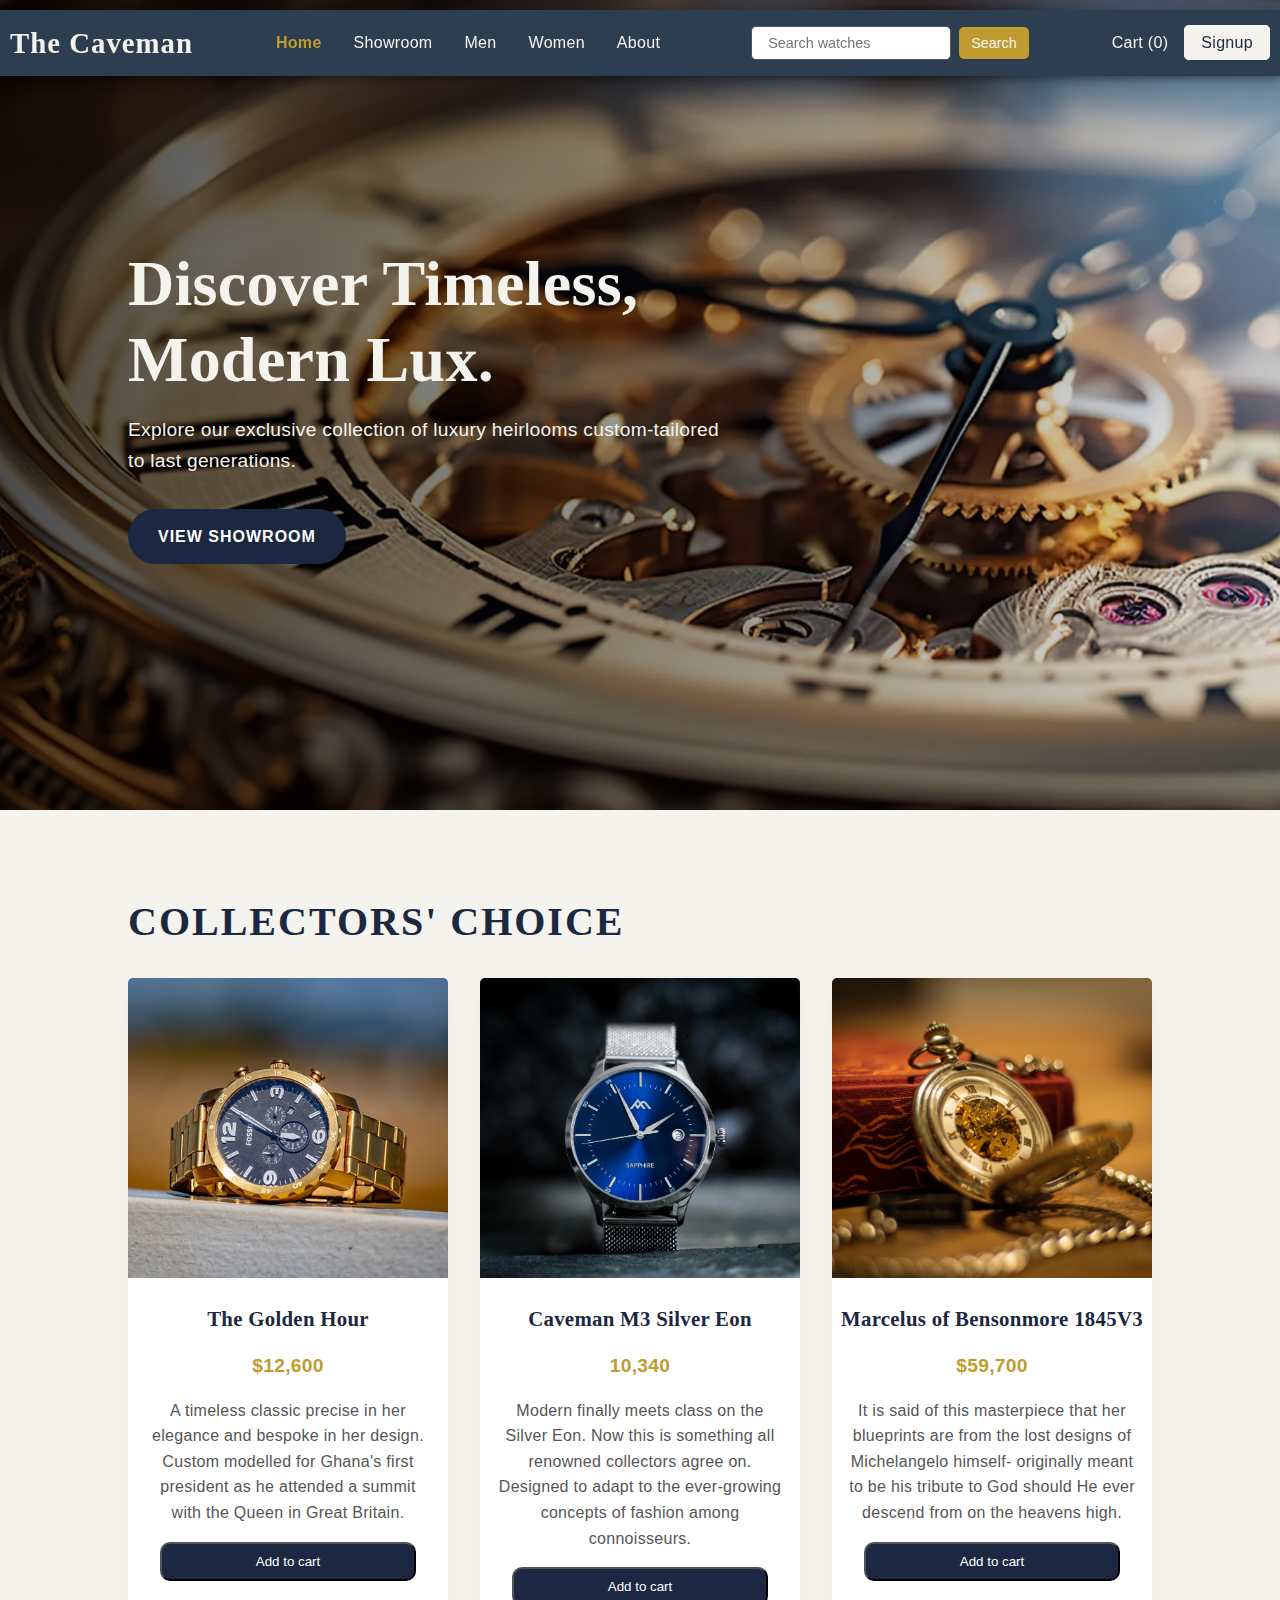
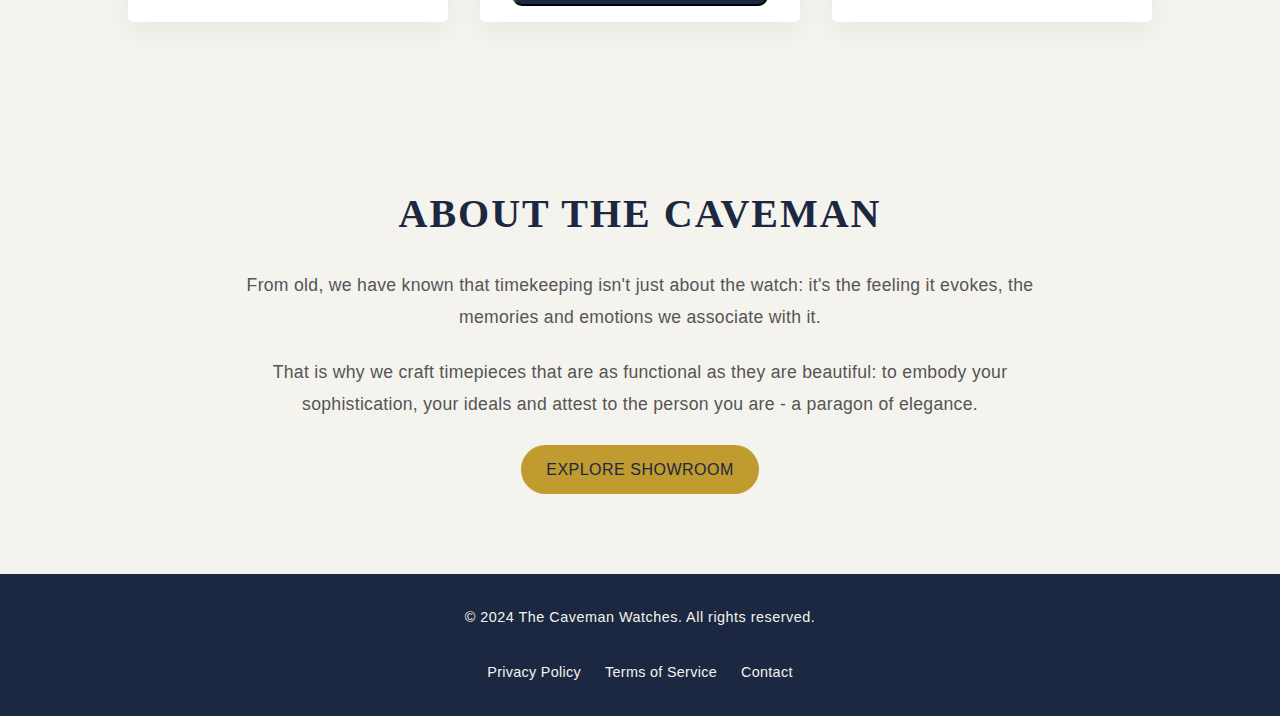
<file: index.html>
<!DOCTYPE html>

<html lang="en">

<head>
    <meta charset="UTF-8">
    <meta name="viewport" content="width=device-width, initial-scale=1">
    <meta name="description" content="Luxury Watch Store - Timeless Elegance and Precision Craftsmanship">
    <meta name="keywords" content="watch, watches, luxury, bespoke, heirloom, premium, elegance, expensive, class">
    <meta name="author" content="Marc Banson">

    <link rel="shortcut icon" href="favicon.ico" type="image/x-icon">
    <link rel="stylesheet" href="css/index.css">
    <link rel="preload" href="/js/index.js" as="script">

    <title>The Caveman - Luxury Timepieces</title>

</head>

<body>

<!-- Header Section -->
<header class="header" role="banner">

    <div class="header-container">

        <div class="logo" aria-label="The Caveman Watches">
            <a href="#" aria-current="page">The Caveman</a>
        </div>

        <nav class="nav" role="navigation" aria-label="Main Navigation">
            <ul class="nav-list">
                <li><a href="#" aria-current="page">Home</a></li>
                <li><a href="pages/products.html" class="showroom-page">Showroom</a></li>
                <li><a href="#" class="men-category-page">Men</a></li>
                <li><a href="#" class="women-category-page">Women</a></li>
                <li><a href="#" class="about-page">About</a></li>
            </ul>
        </nav>

        <form class="search-box" role="search">
            <label for="site-search" class="visually-hidden"></label>
            <input
                    type="search"
                    id="site-search"
                    placeholder="Search watches"
                    aria-label="Search through site content"
            >
            <button type="submit" aria-label="Search">Search</button>
        </form>

        <div class="user-container">
            <div class="cart-container">
                <a href="pages/cart.html" aria-label="View Shopping Cart">
                    Cart (<span id="cart-item-count">0</span>)
                </a>
            </div>

            <div class="auth-user">
                <a href="#signup" class="signup-link">Signup</a>
            </div>
        </div>

    </div>

</header>

<main class="main">

    <!-- Hero Section -->
    <section class="hero" aria-labelledby="hero-title">

        <div class="hero-container">

            <div class="hero-content">
                <h1 id="hero-title" class="hero-title">
                    Discover Timeless, Modern Lux.
                </h1>
                <p class="hero-description">
                    Explore our exclusive collection of luxury heirlooms
                    custom-tailored to last generations.
                </p>
                <a href="pages/products.html" class="btn btn-primary" aria-label="View Product Showroom">
                    View Showroom
                </a>
            </div>

        </div>

    </section>

    <!-- Product Section -->
    <section id="products" class="products">

        <div class="product-container">
            <h2 class="section-title">Collectors' Choice</h2>

            <div id="product-list" class="product-list">

                <!-- Product items will be dynamically added here -->

            </div>

        </div>

    </section>

    <!-- About Section -->
    <section id="about" class="about">

        <div class="about-container">
            <h2 class="section-title">About The Caveman</h2>

            <p>
                From old, we have known that timekeeping isn't just about the watch:
                it's the feeling it evokes, the memories and emotions we associate with it.
            </p>

            <p>
                That is why we craft timepieces that are as functional as they are beautiful:
                to embody your sophistication, your ideals and attest to the person you are -
                a paragon of elegance.
            </p>

            <div class="cta-btn">
                <a href="pages/products.html" class="btn btn-primary">Explore Showroom</a>
            </div>
        </div>

    </section>

</main>

<footer class="footer">

    <div class="footer-content">
        <p>&copy; 2024 The Caveman Watches. All rights reserved.</p>

        <nav class="footer-nav" aria-label="Footer Navigation">
            <a href="#privacy">Privacy Policy</a>
            <a href="#terms">Terms of Service</a>
            <a href="#contact">Contact</a>
        </nav>
    </div>

</footer>

<script src="js/index.js" type="module"></script>
</body>
</html>
</file>
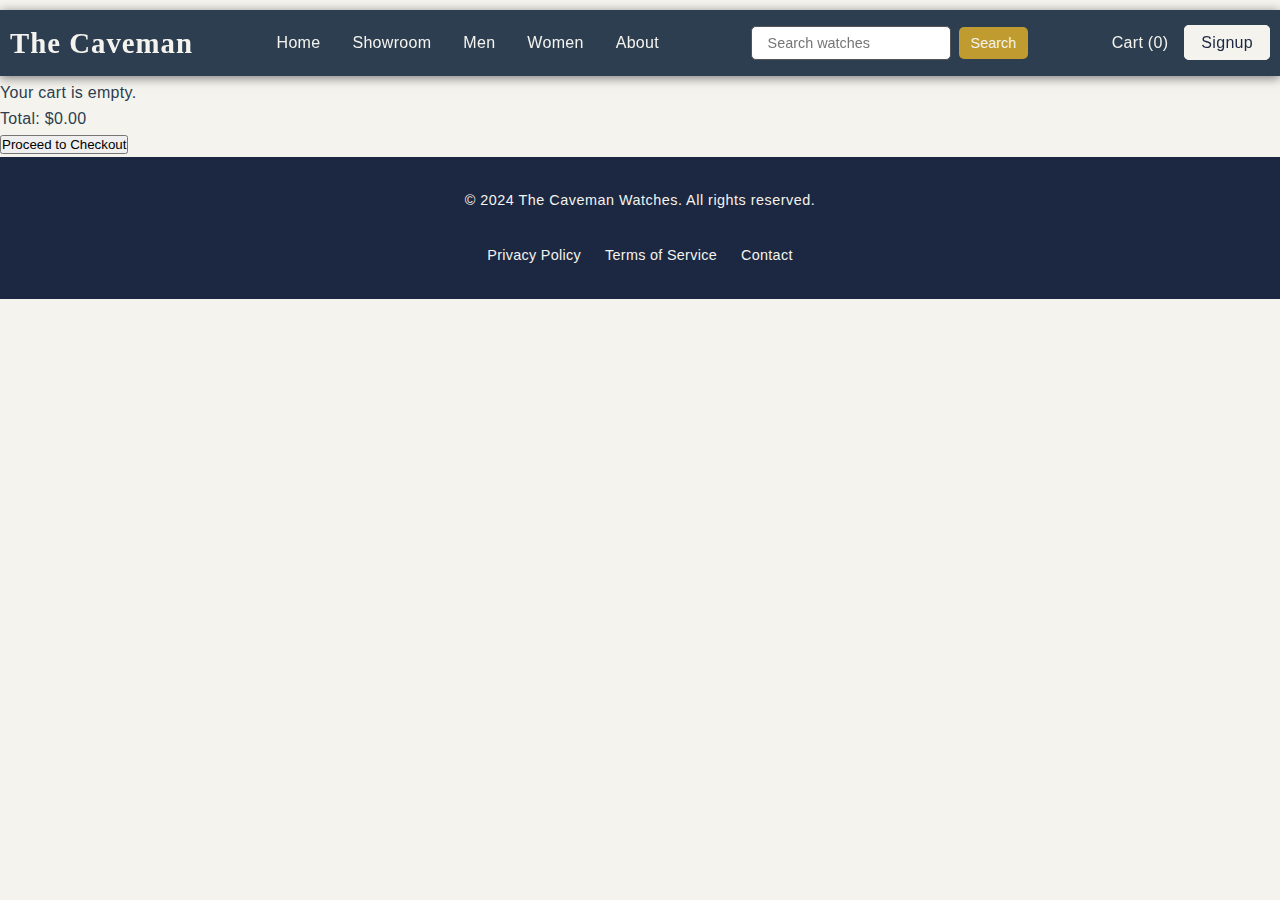
<file: pages/cart.html>
<!DOCTYPE html>
<html lang="en">

<head>
    <meta charset="UTF-8">
    <meta name="viewport" content="width=device-width, initial-scale=1">
    <meta name="description" content="Shopping Cart - The Caveman">
    <title>Shopping Cart - The Caveman</title>
    <link rel="stylesheet" href="../css/products_style.css">
</head>

<body>

<!-- Header Section -->
<header class="header" role="banner">

    <div class="header-container">

        <div class="logo" aria-label="The Caveman Watches">
            <a href="#" aria-current="page">The Caveman</a>
        </div>

        <nav class="nav" role="navigation" aria-label="Main Navigation">
            <ul class="nav-list">
                <li><a href="/index.html">Home</a></li>
                <li><a href="../pages/products.html" class="showroom-page">Showroom</a></li>
                <li><a href="#" class="men-category-page">Men</a></li>
                <li><a href="#" class="women-category-page">Women</a></li>
                <li><a href="#" class="about-page">About</a></li>
            </ul>
        </nav>

        <form class="search-box" role="search">
            <label for="site-search" class="visually-hidden"></label>
            <input
                    type="search"
                    id="site-search"
                    placeholder="Search watches"
                    aria-label="Search through site content"
            >
            <button type="submit" aria-label="Search">Search</button>
        </form>

        <div class="user-container">
            <div class="cart-container">
                <a href="#" aria-label="View Shopping Cart" aria-current="page">
                    Cart (<span id="cart-item-count">0</span>)
                </a>
            </div>

            <div class="auth-user">
                <a href="#signup" class="signup-link">Signup</a>
            </div>
        </div>

    </div>

</header>

<main class="main">
    <h2 class="section-title">Your Shopping Cart</h2>
    <div id="cart-items" class="cart-items">
        <!-- Cart items will be dynamically inserted here -->
    </div>
    <div class="cart-summary">
        <p>Total: <span id="total-price">$0.00</span></p>
        <button id="checkout-button" aria-label="Proceed to Checkout">Proceed to Checkout</button>
    </div>
</main>

<footer class="footer">
    <div class="footer-content">
        <p>&copy; 2024 The Caveman Watches. All rights reserved.</p>
        <nav class="footer-nav" aria-label="Footer Navigation">
            <a href="#privacy">Privacy Policy</a>
            <a href="#terms">Terms of Service</a>
            <a href="#contact">Contact</a>
        </nav>
    </div>
</footer>

<script src="../js/cart.js" type="module"></script>
</body>
</html>
</file>
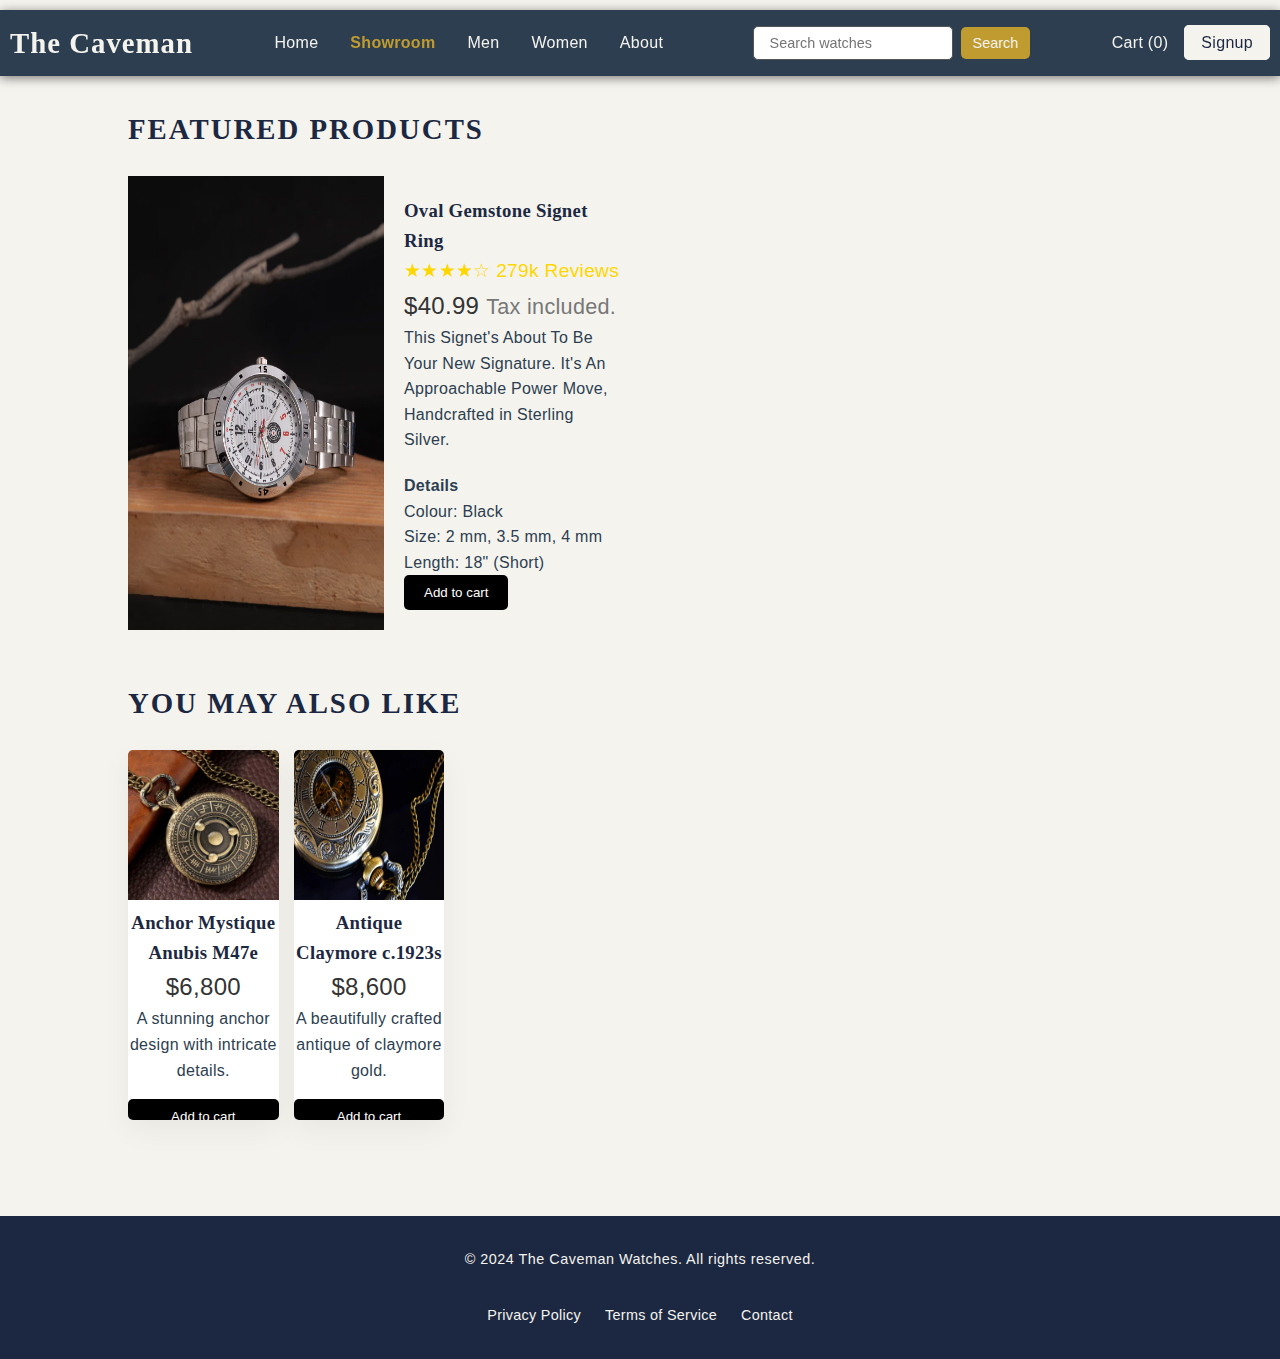
<file: pages/products.html>
<!-- products.html -->
<!DOCTYPE html>
<html lang="en">

<head>
    <meta charset="UTF-8">
    <meta name="viewport" content="width=device-width, initial-scale=1">
    <meta name="description" content="Luxury Watch Store - Timeless Elegance and Precision Craftsmanship">

    <title>Products - The Caveman</title>

    <link rel="stylesheet" href="../css/products_style.css">
</head>

<body>

<!-- Header Section -->
<header class="header" role="banner">

    <div class="header-container">

        <div class="logo" aria-label="The Caveman Watches">
            <a href="#" aria-current="page">The Caveman</a>
        </div>

        <nav class="nav" role="navigation" aria-label="Main Navigation">
            <ul class="nav-list">
                <li><a href="../index.html" class="homepage">Home</a></li>
                <li><a href="/pages/products.html" aria-current="page" class="showroom-page">Showroom</a></li>
                <li><a href="#" class="men-category-page">Men</a></li>
                <li><a href="#" class="women-category-page">Women</a></li>
                <li><a href="#" class="about-page">About</a></li>
            </ul>
        </nav>

        <form class="search-box" role="search">
            <label for="site-search" class="visually-hidden"></label>
            <input
                    type="search"
                    id="site-search"
                    placeholder="Search watches"
                    aria-label="Search through site content"
            >
            <button type="submit" aria-label="Search">Search</button>
        </form>

        <div class="user-container">
            <div class="cart-container">
                <a href="/pages/cart.html" aria-label="View Shopping Cart">
                    Cart (<span id="cart-item-count">0</span>)
                </a>
            </div>

            <div class="auth-user">
                <a href="#signup" class="signup-link">Signup</a>
            </div>
        </div>

    </div>

</header>

<main class="main">
    <!-- Product Section -->
    <section id="products" class="products">

        <div class="product-container">
            <h2 class="section-title">Featured Products</h2>

            <div class="product-detail">
                <img src="../assets/images/silver.jpg" alt="Oval Gemstone Signet Ring" class="product-image">

                <div class="product-info">
                    <h3 class="product-name">Oval Gemstone Signet Ring</h3>
                    <p class="product-rating">★★★★☆ 279k Reviews</p>
                    <p class="product-price">$40.99 <span class="tax-included">Tax included.</span></p>
                    <p class="product-description">
                        This Signet's About To Be Your New Signature. It's An Approachable Power Move, Handcrafted in Sterling Silver.
                    </p>
                    <div class="product-details">
                        <h4>Details</h4>
                        <p>Colour: Black</p>
                        <p>Size: 2 mm, 3.5 mm, 4 mm</p>
                        <p>Length: 18" (Short)</p>
                    </div>
                    <button class="btn add-to-carts" aria-label="Add product to Cart">Add to cart</button>
                </div>
            </div>

            <h2 class="section-title">You may also like</h2>
            <div id="product-list" class="product-list">

            </div>

        </div>

    </section>
</main>

<footer class="footer">
    <div class="footer-content">
        <p>&copy; 2024 The Caveman Watches. All rights reserved.</p>
        <nav class="footer-nav" aria-label="Footer Navigation">
            <a href="#privacy">Privacy Policy</a>
            <a href="#terms">Terms of Service</a>
            <a href="#contact">Contact</a>
        </nav>
    </div>
</footer>

<script src="../js/products.js" type="module"></script>
</body>
</html>
</file>
<file: css/index.css>
:root {
    /* Color Palette: Old Money Luxury Themes */
    --color-primary-dark: #1C2841;      /* Deep navy, reminiscent of blazer navy */
    --color-primary-light: #F4F3EE;     /* Soft cream, like aged paper */
    --color-accent-coffee: #3B2F2F;     /* Dark coffee */
    --color-accent-gold: #BF9B30;       /* Vintage gold */
    --color-accent-bronze: #8B7355;     /* Rich bronze */
    --color-text-primary: #2C3E50;      /* Deep charcoal */
    --color-text-secondary: #555;       /* Soft charcoal */

    /* Typography */
    --font-primary: 'Playfair Display', serif;      /* Elegant serif */
    --font-secondary: 'Montserrat', sans-serif;     /* Clean, classic sans-serif */
}

/* Reset and Base Styles */
*, *::before, *::after {
    margin: 0;
    padding: 0;
    box-sizing: border-box;
}

a{
     text-decoration: none;
     color: var(--color-primary-light);
}

body {
    font-family: var(--font-secondary);
    line-height: 1.6;
    color: var(--color-text-primary);
    background-color: var(--color-primary-light);
    letter-spacing: .3px;
}

/* Typography */
h1, h2, h3 {
    font-family: var(--font-primary);
    font-weight: 600;
    color: var(--color-primary-dark);
}

/* Header Styling */
.header-container{
    position: fixed;
    padding: 10px;
    top: 10px;
    width: 100%;
    background-color: var(--color-text-primary);
    box-shadow: 0 2px 10px rgba(0,0,0,0.5);
    display: flex;
    align-items: center;
    justify-content: space-between;
    z-index: 1000;
}

.logo a {
    font-family: var(--font-primary);
    font-size: 1.8rem;
    font-weight: 700;
    color: var(--color-primary-light);
    text-decoration: none;
    letter-spacing: 1px;
    transition: color 0.5s ease;
}

.logo a:hover{
    color: var(--color-accent-gold);

}

.nav-list {
    align-items: center;
    display: flex;
    list-style: none;
    gap: 2rem;
}

.nav-list a {
    text-decoration: none;
    color: var(--color-primary-light);
    font-weight: 500;
    position: relative;
    transition: color 0.3s ease;
}

.nav-list a::after {
    content: '';
    position: absolute;
    width: 0;
    height: 2px;
    bottom: -5px;
    left: 0;
    background-color: var(--color-accent-gold);
    transition: width 0.3s ease;
}

.nav-list a:hover {
    color: var(--color-accent-gold);
}

.nav-list a:hover::after {
    width: 100%;
}

/* Updated Nav Elements Styling */
.nav-list li {
    position: relative;
    list-style: none;
}

.nav a[aria-current="page"] {
    font-weight: 600;
    color: var(--color-accent-gold);
}

.search-box {
    display: flex;
    align-items: center;
    gap: 0.5rem;
    position: relative;
}

.search-box input {
    border: 1px solid var(--color-text-secondary);
    border-radius: 5px;
    padding: 8px 16px;
    font-size: 0.9rem;
    transition: border-color 0.3s ease, box-shadow 0.3s ease;
    width: 200px;
}

.search-box input:focus {
    outline: none;
    border-color: var(--color-accent-gold);
    box-shadow: 0 0 5px var(--color-accent-gold);
}

.search-box button {
    background-color: var(--color-accent-gold);
    color: var(--color-primary-light);
    border: none;
    border-radius: 5px;
    padding: 8px 12px;
    font-size: 0.9rem;
    cursor: pointer;
    transition: background-color 0.3s ease;
}

.search-box button:hover {
    background-color: var(--color-primary-light);
    color: var(--color-primary-dark);
}

.cart-container button {
    background-color: var(--color-accent-bronze);
    color: var(--color-primary-light);
    font-size: 0.9rem;
    border: none;
    border-radius: 5px;
    padding: 8px 16px;
    cursor: pointer;
    transition: background-color 0.3s ease, transform 0.3s ease;
}

.cart-container button:hover {
    background-color: var(--color-accent-gold);
    transform: translateY(-2px);
}

.user-container {
    display: flex;
    gap: 1rem;
    align-items: center;
}

.auth-user a {
    font-family: var(--font-secondary);
    font-weight: 500;
    color: var(--color-primary-dark);
    padding: 8px 16px;
    background-color: var(--color-primary-light);
    border: 1px solid var(--color-primary-light);
    border-radius: 5px;
    text-decoration: none;
    transition: background-color 0.3s ease, color 0.3s ease;
}

.auth-user a:hover {
    background-color: var(--color-accent-gold);
    color: var(--color-primary-dark);
    transform: translateY(-3px);
}

/* Hero Section */
.hero {

    height: 90vh;
    display: flex;
    align-items: center;
    justify-content: left;
    background-image: linear-gradient(to right, rgba(0,0,0,0.7), rgba(0,0,0,0.1)),
            url("../assets/images/background.webp");
    background-size: cover;
    background-repeat: no-repeat;
    background-position: center center;
    padding: 0 10%;
}

.hero-content {
    max-width: 600px;
}

.hero-title {
    font-size: 4rem;
    line-height: 1.2;
    margin-bottom: 1rem;
    color: var(--color-primary-light);
}

.hero-description {
    font-size: 1.2rem;
    color: var(--color-primary-light);
    margin-bottom: 2rem;
}

.btn-primary {
    display: inline-block;
    padding: 15px 30px;
    background-color: var(--color-primary-dark);
    color: white;
    text-decoration: none;
    border-radius: 50px;
    font-weight: 600;
    letter-spacing: 1px;
    transition: all 0.3s ease;
    text-transform: uppercase;
}

.btn-primary:hover {
    background-color: var(--color-accent-gold);
    transform: translateY(-3px);
    box-shadow: 0 5px 15px rgba(0,0,0,0.1);
}

.products {
    padding: 5rem 10%;
    background-color: var(--color-primary-light);
}

.product-list {
    display: grid;
    grid-template-columns: repeat(auto-fit, minmax(250px, 1fr));
    gap: 2rem;
}

.product-item {
    background-color: white;
    border-radius: 5px;
    box-shadow: 0 10px 30px rgba(0,0,0,0.05);
    overflow: hidden;
    transition: transform 0.4s ease, box-shadow 0.4s ease;
}

.product-item:hover {
    transform: translateY(-10px);
    box-shadow: 0 15px 40px rgba(0,0,0,0.1);
}

.product-image {
    width: 100%;
    height: 300px;
    object-fit: cover;
    transition: transform 0.4s ease;
}

.product-item:hover .product-image {
    transform: scale(1.05);
}

.product-name {
    font-family: var(--font-primary);
    font-size: 1.3rem;
    margin: 1rem 0 0.5rem;
    text-align: center;
}

.product-description {
    text-align: center;
    color: var(--color-text-secondary);
    padding: 0 1rem;
}

.product-price {
    text-align: center;
    font-size: 1.2rem;
    font-weight: 600;
    color: var(--color-accent-gold);
    margin: 1rem 0;
}

.add-to-cart {
    display: block;
    width: 80%;
    margin: 1rem auto;
    text-align: center;
    padding: 10px;
    background-color: var(--color-primary-dark);
    color: white;
    text-decoration: none;
    border-radius: 10px;
    transition: background-color 0.3s ease;
}

.add-to-cart:hover {
    background-color: var(--color-accent-gold);
}

/* About Section */
.about {
    padding: 5rem 10%;
    background-color: var(--color-primary-light);
    text-align: center;
}

.about-container {
    max-width: 800px;
    margin: 0 auto;
}

.section-title {
    font-size: 2.5rem;
    margin-bottom: 1.5rem;
    color: var(--color-primary-dark);
    font-family: var(--font-primary);
    text-transform: uppercase;
    letter-spacing: 2px;
}

.about p {
    font-size: 1.1rem;
    line-height: 1.8;
    color: var(--color-text-secondary);
    margin-bottom: 1.5rem;
}

.cta-btn .btn-primary {
    padding: 12px 25px;
    background-color: var(--color-accent-gold);
    color: var(--color-primary-dark);
    font-family: var(--font-secondary);
    font-weight: 500;
    letter-spacing: 0.5px;
    text-transform: uppercase;
    border-radius: 30px;
    transition: background-color 0.3s ease, transform 0.3s ease;
}

.cta-btn .btn-primary:hover {
    background-color: var(--color-primary-dark);
    color: var(--color-primary-light);
    transform: translateY(-3px);
    box-shadow: 0 5px 15px rgba(0, 0, 0, 0.2);
}

/* Footer Styling */
.footer {
    background-color: var(--color-primary-dark);
    color: var(--color-primary-light);
    padding: 2rem 10%;
    text-align: center;
}

.footer-content {
    display: flex;
    flex-direction: column;
    align-items: center;
    gap: 1rem;
}

.footer-content p {
    margin: 0;
    font-size: 0.9rem;
    color: var(--color-primary-light);
    font-weight: 400;
    letter-spacing: 0.5px;
}

.footer-nav {
    display: flex;
    gap: 1.5rem;
    margin-top: 1rem;
}

.footer-nav a {
    font-family: var(--font-secondary);
    font-size: 0.9rem;
    color: var(--color-primary-light);
    text-decoration: none;
    transition: color 0.3s ease;
    font-weight: 500;
}

.footer-nav a:hover {
    color: var(--color-accent-gold);
    text-decoration: underline;
}


/* Responsive Design */
@media (max-width: 768px) {
    .hero-title {
        font-size: 2.5rem;
    }

    .nav-list {
        gap: 1rem;
    }

    .product-list {
        grid-template-columns: 1fr;
    }
}

/* Font Imports - Elegant Typography */
@import url('https://fonts.googleapis.com/css2?family=Playfair+Display:wght@400;600;700&family=Montserrat:wght@300;400;500;600&display=swap');
</file>
<file: css/products_style.css>
:root {
    /* Color Palette: Old Money Luxury Themes */
    --color-primary-dark: #1C2841;      /* Deep navy, reminiscent of blazer navy */
    --color-primary-light: #F4F3EE;     /* Soft cream, like aged paper */
    --color-accent-coffee: #3B2F2F;     /* Dark coffee */
    --color-accent-gold: #BF9B30;       /* Vintage gold */
    --color-accent-bronze: #8B7355;     /* Rich bronze */
    --color-text-primary: #2C3E50;      /* Deep charcoal */
    --color-text-secondary: #555;       /* Soft charcoal */

    /* Typography */
    --font-primary: 'Playfair Display', serif;      /* Elegant serif */
    --font-secondary: 'Montserrat', sans-serif;     /* Clean, classic sans-serif */
}

/* Reset and Base Styles */
*, *::before, *::after {
    margin: 0;
    padding: 0;
    box-sizing: border-box;
}

a{
    text-decoration: none;
    color: var(--color-primary-light);
}

body {
    font-family: var(--font-secondary);
    line-height: 1.6;
    color: var(--color-text-primary);
    background-color: var(--color-primary-light);
    letter-spacing: .3px;
}

/* Typography */
h1, h2, h3 {
    font-family: var(--font-primary);
    font-weight: 600;
    color: var(--color-primary-dark);
}

/* Header Styling */
.header-container{
    position: fixed;
    padding: 10px;
    top: 10px;
    width: 100%;
    background-color: var(--color-text-primary);
    box-shadow: 0 2px 10px rgba(0,0,0,0.5);
    display: flex;
    align-items: center;
    justify-content: space-between;
    z-index: 1000;
}

.logo a {
    font-family: var(--font-primary);
    font-size: 1.8rem;
    font-weight: 700;
    color: var(--color-primary-light);
    text-decoration: none;
    letter-spacing: 1px;
    transition: color 0.5s ease;
}

.logo a:hover{
    color: var(--color-accent-gold);

}

.nav-list {
    align-items: center;
    display: flex;
    list-style: none;
    gap: 2rem;
}

.nav-list a {
    text-decoration: none;
    color: var(--color-primary-light);
    font-weight: 500;
    position: relative;
    transition: color 0.3s ease;
}

.nav-list a::after {
    content: '';
    position: absolute;
    width: 0;
    height: 2px;
    bottom: -5px;
    left: 0;
    background-color: var(--color-accent-gold);
    transition: width 0.3s ease;
}

.nav-list a:hover {
    color: var(--color-accent-gold);
}

.nav-list a:hover::after {
    width: 100%;
}

/* Updated Nav Elements Styling */
.nav-list li {
    position: relative;
    list-style: none;
}

.nav a[aria-current="page"] {
    font-weight: 600;
    color: var(--color-accent-gold);
}

.search-box {
    display: flex;
    align-items: center;
    gap: 0.5rem;
    position: relative;
}

.search-box input {
    border: 1px solid var(--color-text-secondary);
    border-radius: 5px;
    padding: 8px 16px;
    font-size: 0.9rem;
    transition: border-color 0.3s ease, box-shadow 0.3s ease;
    width: 200px;
}

.search-box input:focus {
    outline: none;
    border-color: var(--color-accent-gold);
    box-shadow: 0 0 5px var(--color-accent-gold);
}

.search-box button {
    background-color: var(--color-accent-gold);
    color: var(--color-primary-light);
    border: none;
    border-radius: 5px;
    padding: 8px 12px;
    font-size: 0.9rem;
    cursor: pointer;
    transition: background-color 0.3s ease;
}

.search-box button:hover {
    background-color: var(--color-primary-light);
    color: var(--color-primary-dark);
}

.cart-container button {
    background-color: var(--color-accent-bronze);
    color: var(--color-primary-light);
    font-size: 0.9rem;
    border: none;
    border-radius: 5px;
    padding: 8px 16px;
    cursor: pointer;
    transition: background-color 0.3s ease, transform 0.3s ease;
}

.cart-container button:hover {
    background-color: var(--color-accent-gold);
    transform: translateY(-2px);
}

.user-container {
    display: flex;
    gap: 1rem;
    align-items: center;
}

.auth-user a {
    font-family: var(--font-secondary);
    font-weight: 500;
    color: var(--color-primary-dark);
    padding: 8px 16px;
    background-color: var(--color-primary-light);
    border: 1px solid var(--color-primary-light);
    border-radius: 5px;
    text-decoration: none;
    transition: background-color 0.3s ease, color 0.3s ease;
}

.auth-user a:hover {
    background-color: var(--color-accent-gold);
    color: var(--color-primary-dark);
    transform: translateY(-3px);
}

.section-title {
    margin-top: 10px;
    font-size: 1.8rem;
    margin-bottom: 1.5rem;
    color: var(--color-primary-dark);
    font-family: var(--font-primary);
    text-transform: uppercase;
    letter-spacing: 2px;
}

.product-container {
    width: 50%;
}

.products {
    padding: 6rem 10%;
    background-color: var(--color-primary-light);
}

.product-item {
    width: calc(33.333% - 20px); /* Three items per row */
    text-align: center;
    height: 370px;
    background-color: white;
    border-radius: 5px;
    box-shadow: 0 10px 30px rgba(0,0,0,0.05);
    overflow: hidden;
    transition: transform 0.4s ease, box-shadow 0.4s ease;
}

.product-item:hover {
    transform: translateY(-10px);
    box-shadow: 0 15px 40px rgba(0,0,0,0.1);
}

.product-detail {
    display: flex;
    margin-bottom: 50px;
}

.product-image {
    width: 50%;
}

.product-info {
    padding: 20px;
}

.product-rating {
    font-size: 1.2em;
    color: #FFD700; /* Gold color for stars */
}

.product-price {
    font-size: 1.5em;
    color: #333; /* Dark color for price */
}

.tax-included {
    font-size: 0.9em;
    color: #777; /* Lighter color for tax info */
}

.product-details {
    margin-top: 20px;
}

.product-list {
    display: flex;
    flex-wrap: wrap;
    gap: 15px;
}

.product-item img {
    width: 100%;
    height: 150px;
}

.add-to-cart {
    display: block;
    width: 100%;
    margin: 1rem auto;
    text-align: center;
    padding: 10px;
    background-color: var(--color-primary-dark);
    color: white;
    text-decoration: none;
    border-radius: 50px;
    transition: background-color 0.3s ease;
}

.add-to-cart:hover {
    background-color: var(--color-accent-gold);
}

.btn {
    background-color: #000; /* Black button for elegance */
    color: #fff; /* White text */
    border: none;
    padding: 10px 20px;
    border-radius: 5px;
    cursor: pointer;
    transition: background-color 0.3s;
}

.btn:hover {
    background-color: #444; /* Darker on hover */
}

/* Footer Styling */
.footer {
    background-color: var(--color-primary-dark);
    color: var(--color-primary-light);
    padding: 2rem 10%;
    text-align: center;
}

.footer-content {
    display: flex;
    flex-direction: column;
    align-items: center;
    gap: 1rem;
}

.footer-content p {
    margin: 0;
    font-size: 0.9rem;
    color: var(--color-primary-light);
    font-weight: 400;
    letter-spacing: 0.5px;
}

.footer-nav {
    display: flex;
    gap: 1.5rem;
    margin-top: 1rem;
}

.footer-nav a {
    font-family: var(--font-secondary);
    font-size: 0.9rem;
    color: var(--color-primary-light);
    text-decoration: none;
    transition: color 0.3s ease;
    font-weight: 500;
}

.footer-nav a:hover {
    color: var(--color-accent-gold);
    text-decoration: underline;
}
</file>
